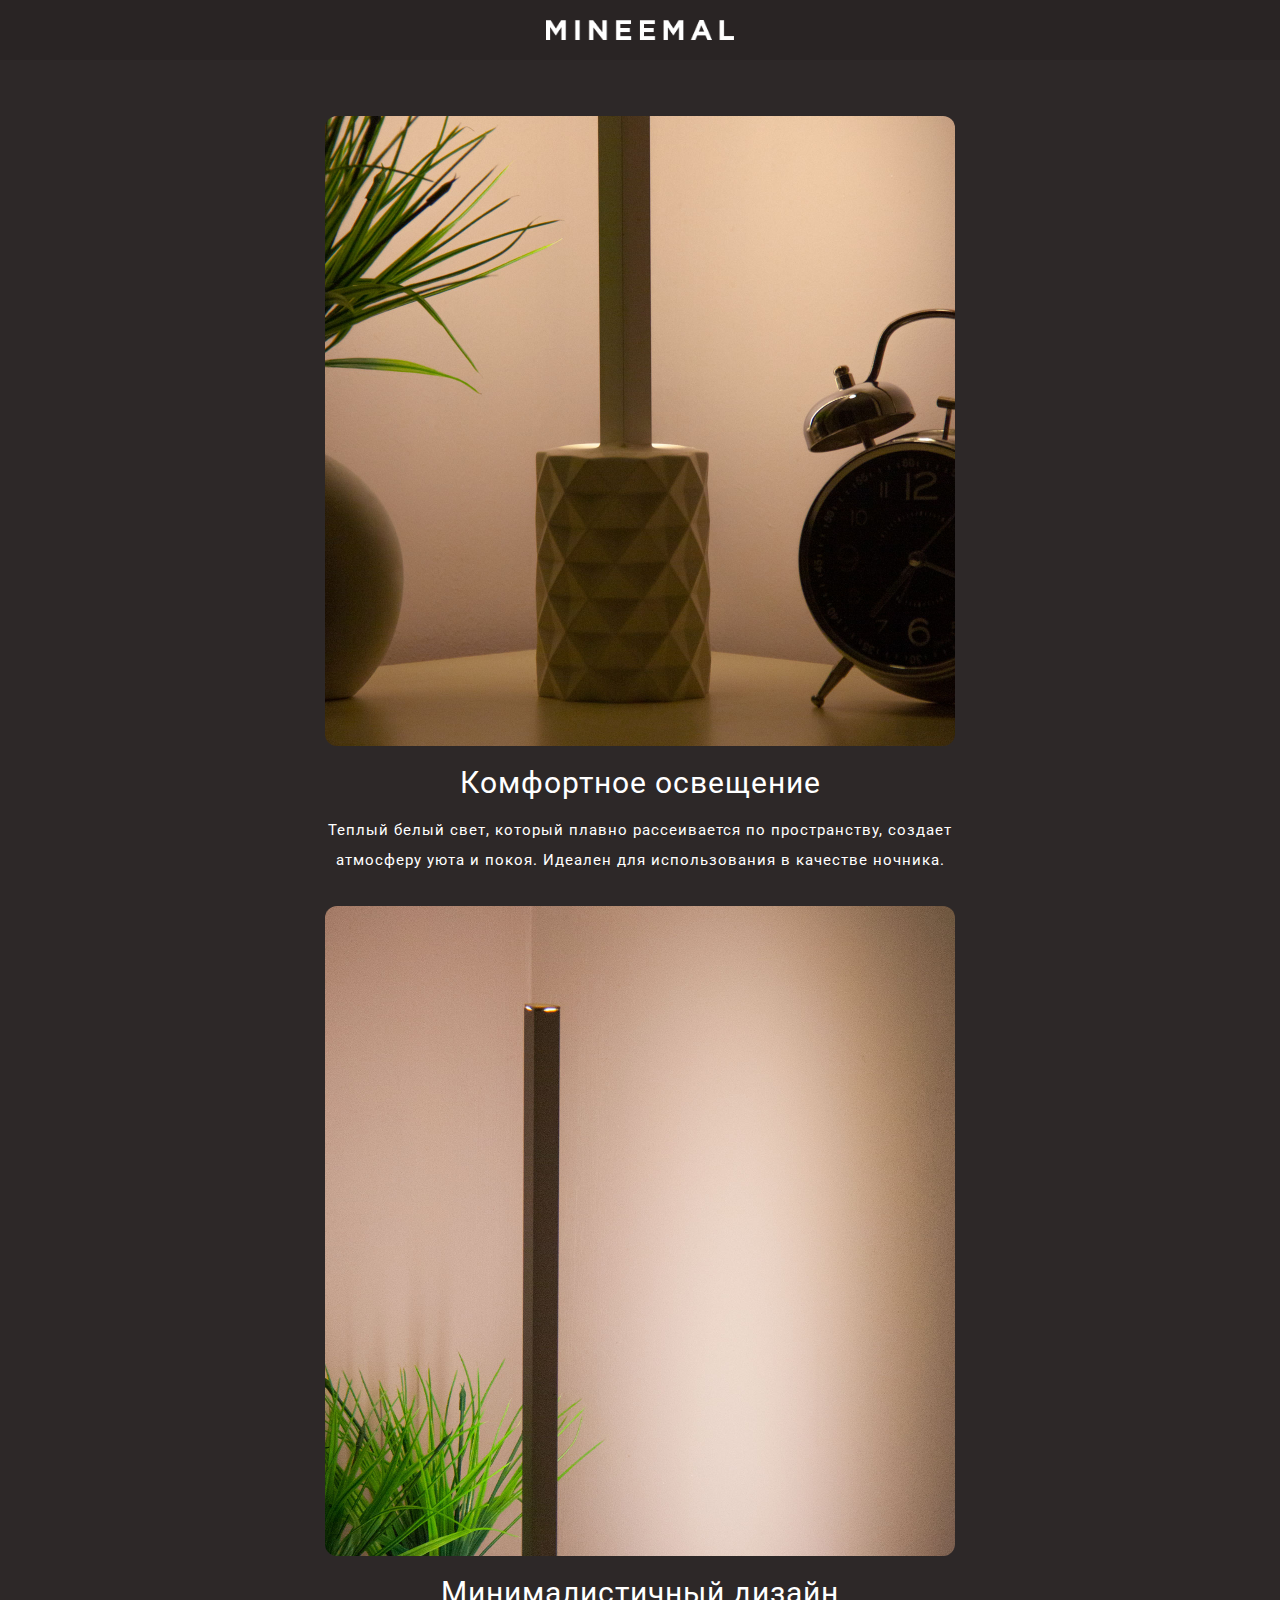
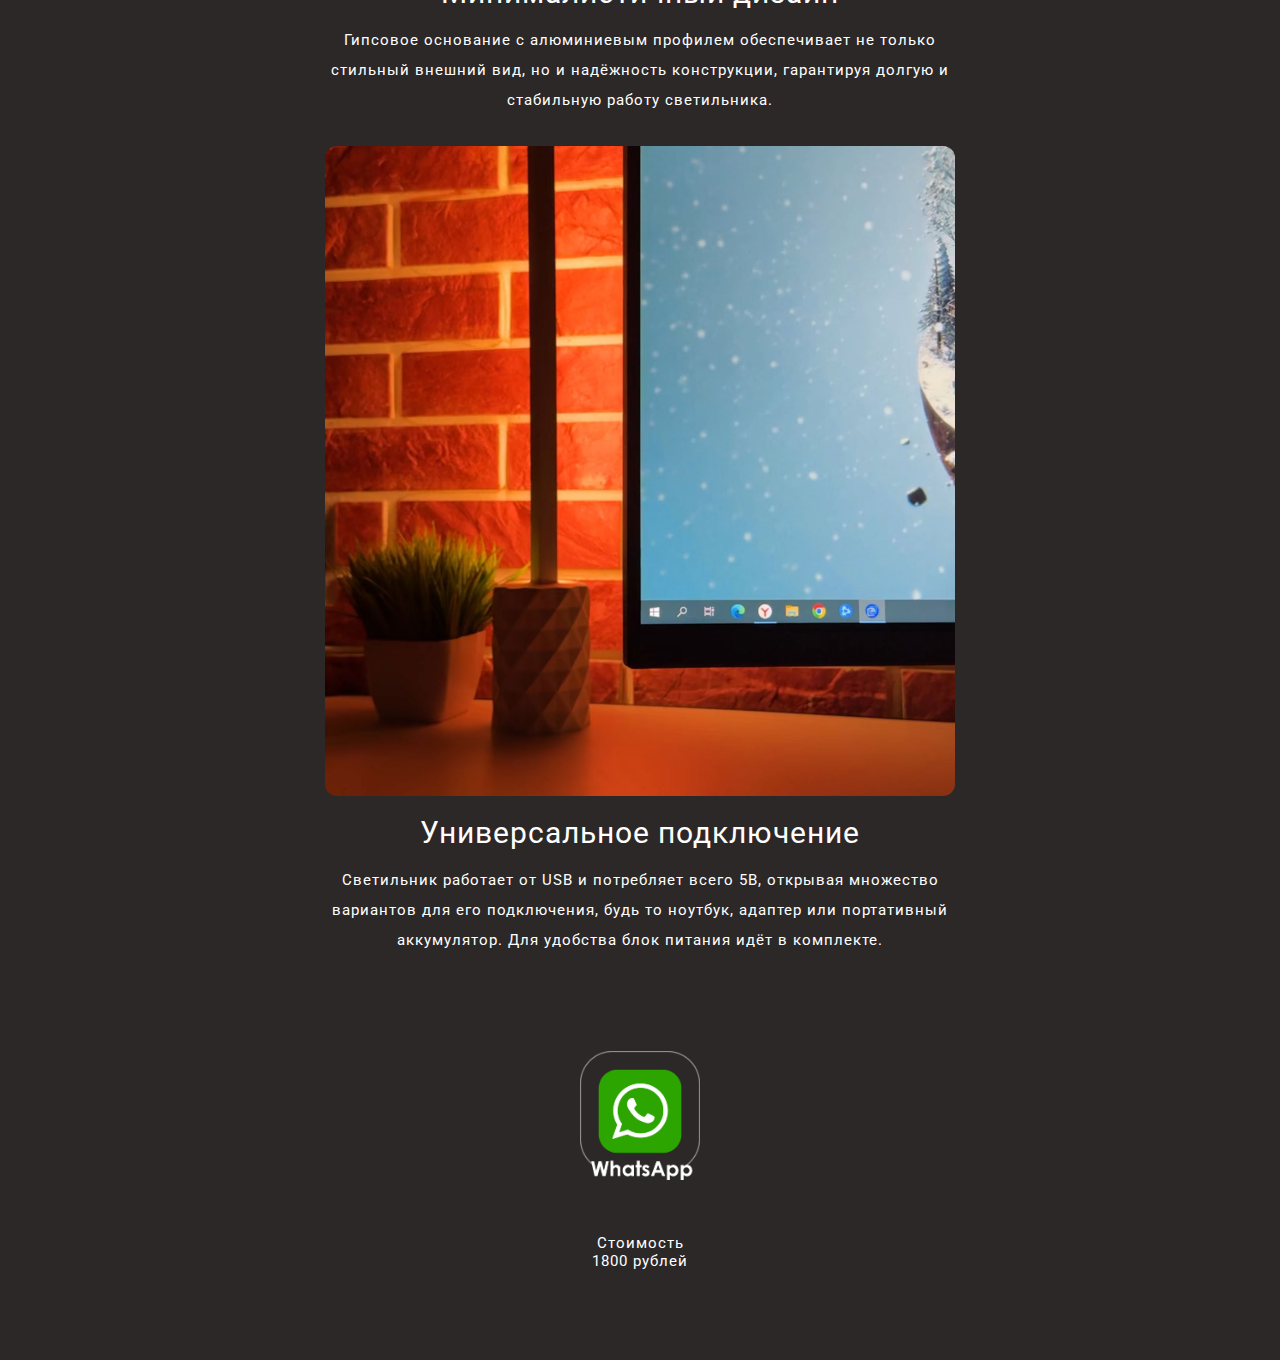
<file: index.html>
<!DOCTYPE html>
<html lang="en">

<head>
  <meta charset="UTF-8">
  <meta name="viewport" content="width=device-width, initial-scale=1.0">
  <title>mineemal</title>
  <link rel="stylesheet" href="./style.css">
</head>

<body>
  <header class="header">
    <img src="img/MINEEMAL_white.png" alt="MINEEMAL" class="logo">
  </header>

  <section class="section">
    <div class="container">
      <figure class="item">
        <picture class="item__picture">
          <img src="img/01.jpg" alt="mineemal_image" class="item__image">
        </picture>
        <div class="item__description">
          <div class="item__description_text">
            <div class="first_text">Комфортное освещение</div>
            <div class="secondary_text">Теплый белый свет, который плавно рассеивается по пространству, создает
              атмосферу уюта и покоя. Идеален для использования в качестве ночника.</div>
          </div>
        </div>
      </figure>
      <figure class="item">
        <picture class="item__picture">
          <img src="img/02.jpg" alt="mineemal_image" class="item__image">
        </picture>
        <div class="item__description">
          <div class="item__description_text">
            <div class="first_text">Минималистичный дизайн</div>
            <div class="secondary_text">Гипсовое основание с алюминиевым профилем обеспечивает не только стильный
              внешний вид, но и надёжность конструкции, гарантируя долгую и стабильную работу светильника.</div>
          </div>
        </div>
      </figure>
      <figure class="item">
        <picture class="item__picture">
          <img src="img/03.jpg" alt="mineemal_image" class="item__image">
        </picture>
        <div class="item__description">
          <div class="item__description_text">
            <div class="first_text">Универсальное подключение</div>
            <div class="secondary_text">Светильник работает от USB и потребляет всего 5В, открывая множество вариантов
              для его подключения, будь то ноутбук, адаптер или портативный аккумулятор. Для удобства блок питания идёт
              в комплекте.</div>
          </div>
        </div>
      </figure>
      <div class="order">
        <div class="order_logo">
          <a href="https://wa.me/79222805233?text=">
            <img class="order_img" src="img/wapp2.png" alt="WhatsApp">
          </a>
        </div>
        <div class="order_text">Стоимость<br>1800 рублей</div>
      </div>
    </div>
  </section>
</body>

</html>
</file>
<file: style.css>
@import url('https://fonts.googleapis.com/css2?family=Roboto&display=swap');



body {
    margin: 0;
    padding: 0;
    font-family: 'Roboto', sans-serif;
    color: white;
    background-color: rgb(45, 40, 40)
}


.header {
    display: flex;
    justify-content: center;
    position: fixed;
    background-color: rgba(38, 32, 32, 0.5);
    width: 100%;
    height: 60px;
    align-items: center;
    z-index: 999;
    backdrop-filter: blur(15px);
}

.logo {
    display: block;
    height: 20px;
    color: white;
}

.section {
    padding-top: 100px;
    display: flex;
    align-items: center;
    justify-content: center;
}


.item {
    display: flex;
    align-items: center;
    flex-direction: column;
    justify-content: space-between;
}


.item__image {
    max-width: 630px;
    width: 100%;
    border-radius: 12px;
}

.item__description {
    max-width: 630px;
    letter-spacing: 1px;
    text-align: center;
}


.first_text {
    margin-top: 15px;
    margin-bottom: 15px;
    font-size: 30px;
    left: 50%;
}

.secondary_text {
    margin-bottom: 15px;
    line-height: 2;
    font-size: 15px;
}


.order {
    text-align: center;
    letter-spacing: 1px;
    font-size: 15px;
    padding-top: 15px;
    padding-bottom: 90px;
}


.order_img {
    max-width: 120px;
    padding-top: 50px;
}


.order_text {
    line-height: 1,5;
    margin-top: 50px;
}
</file>
